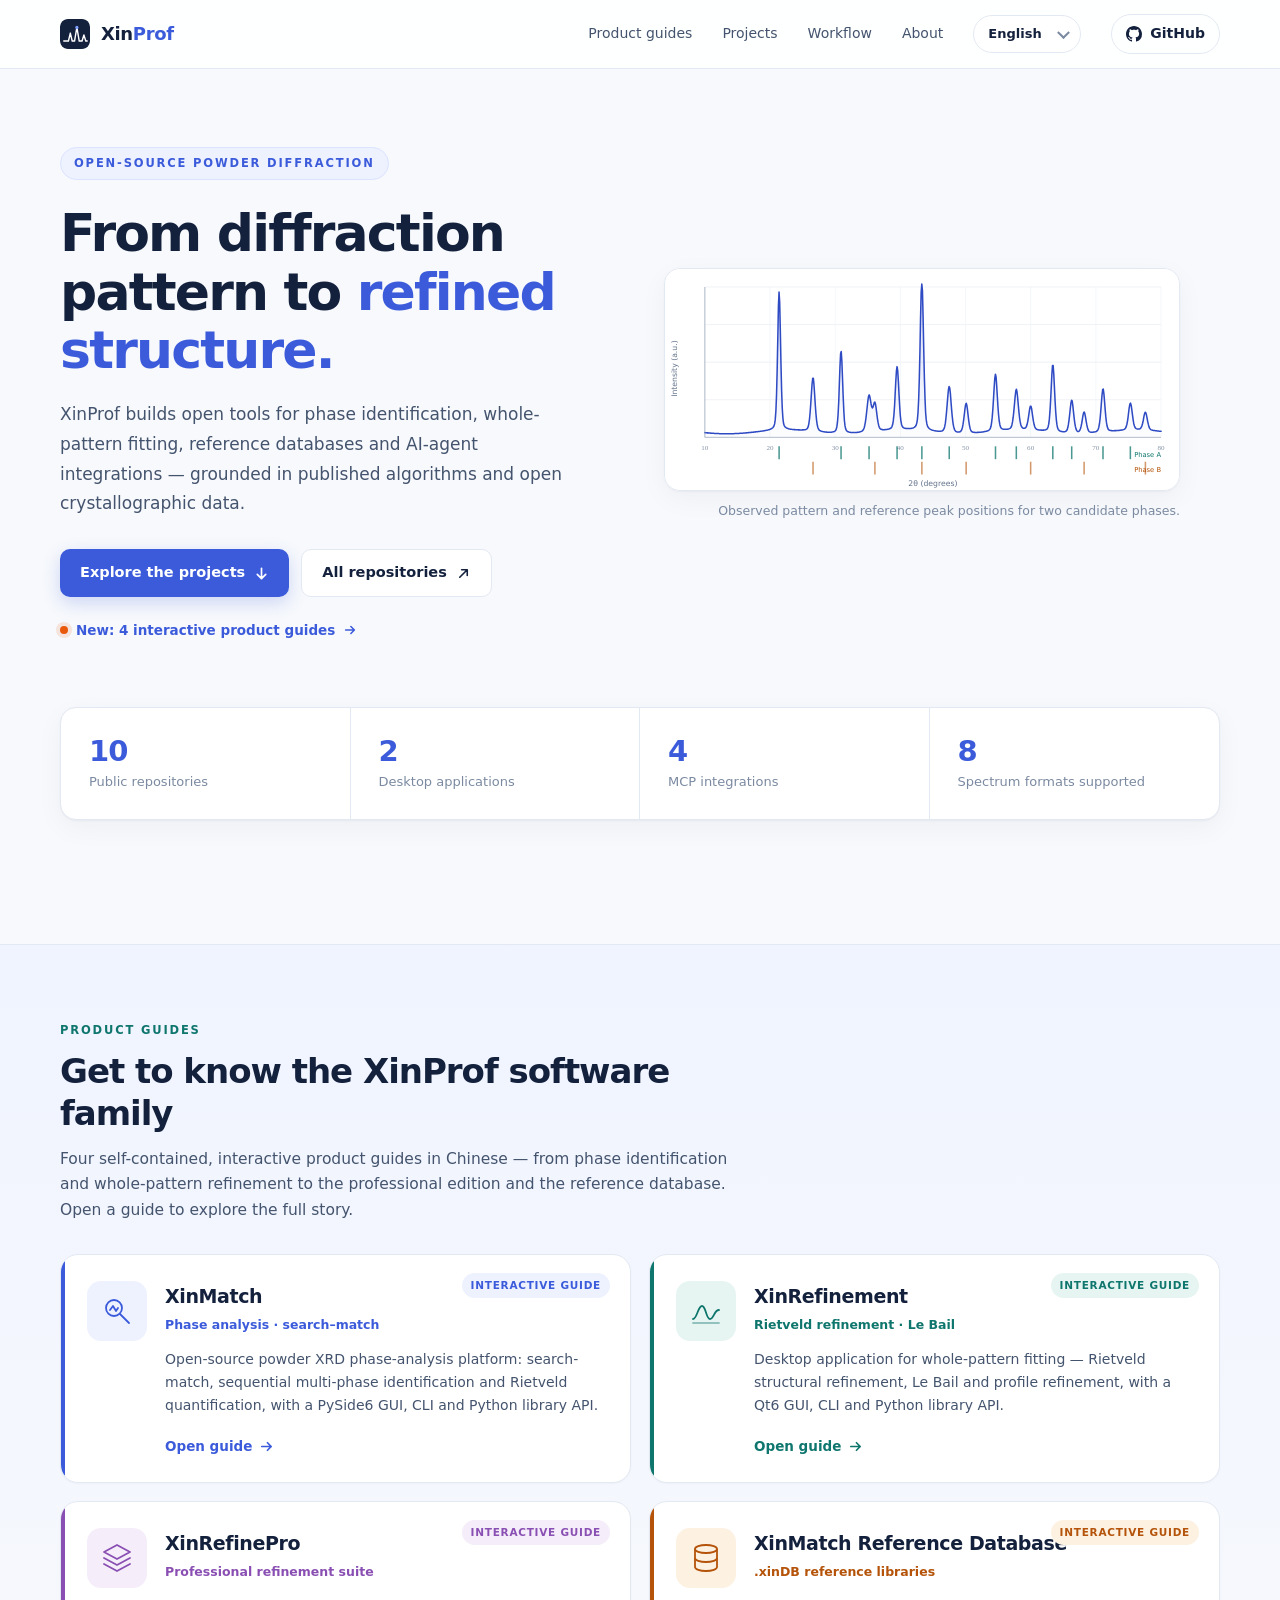
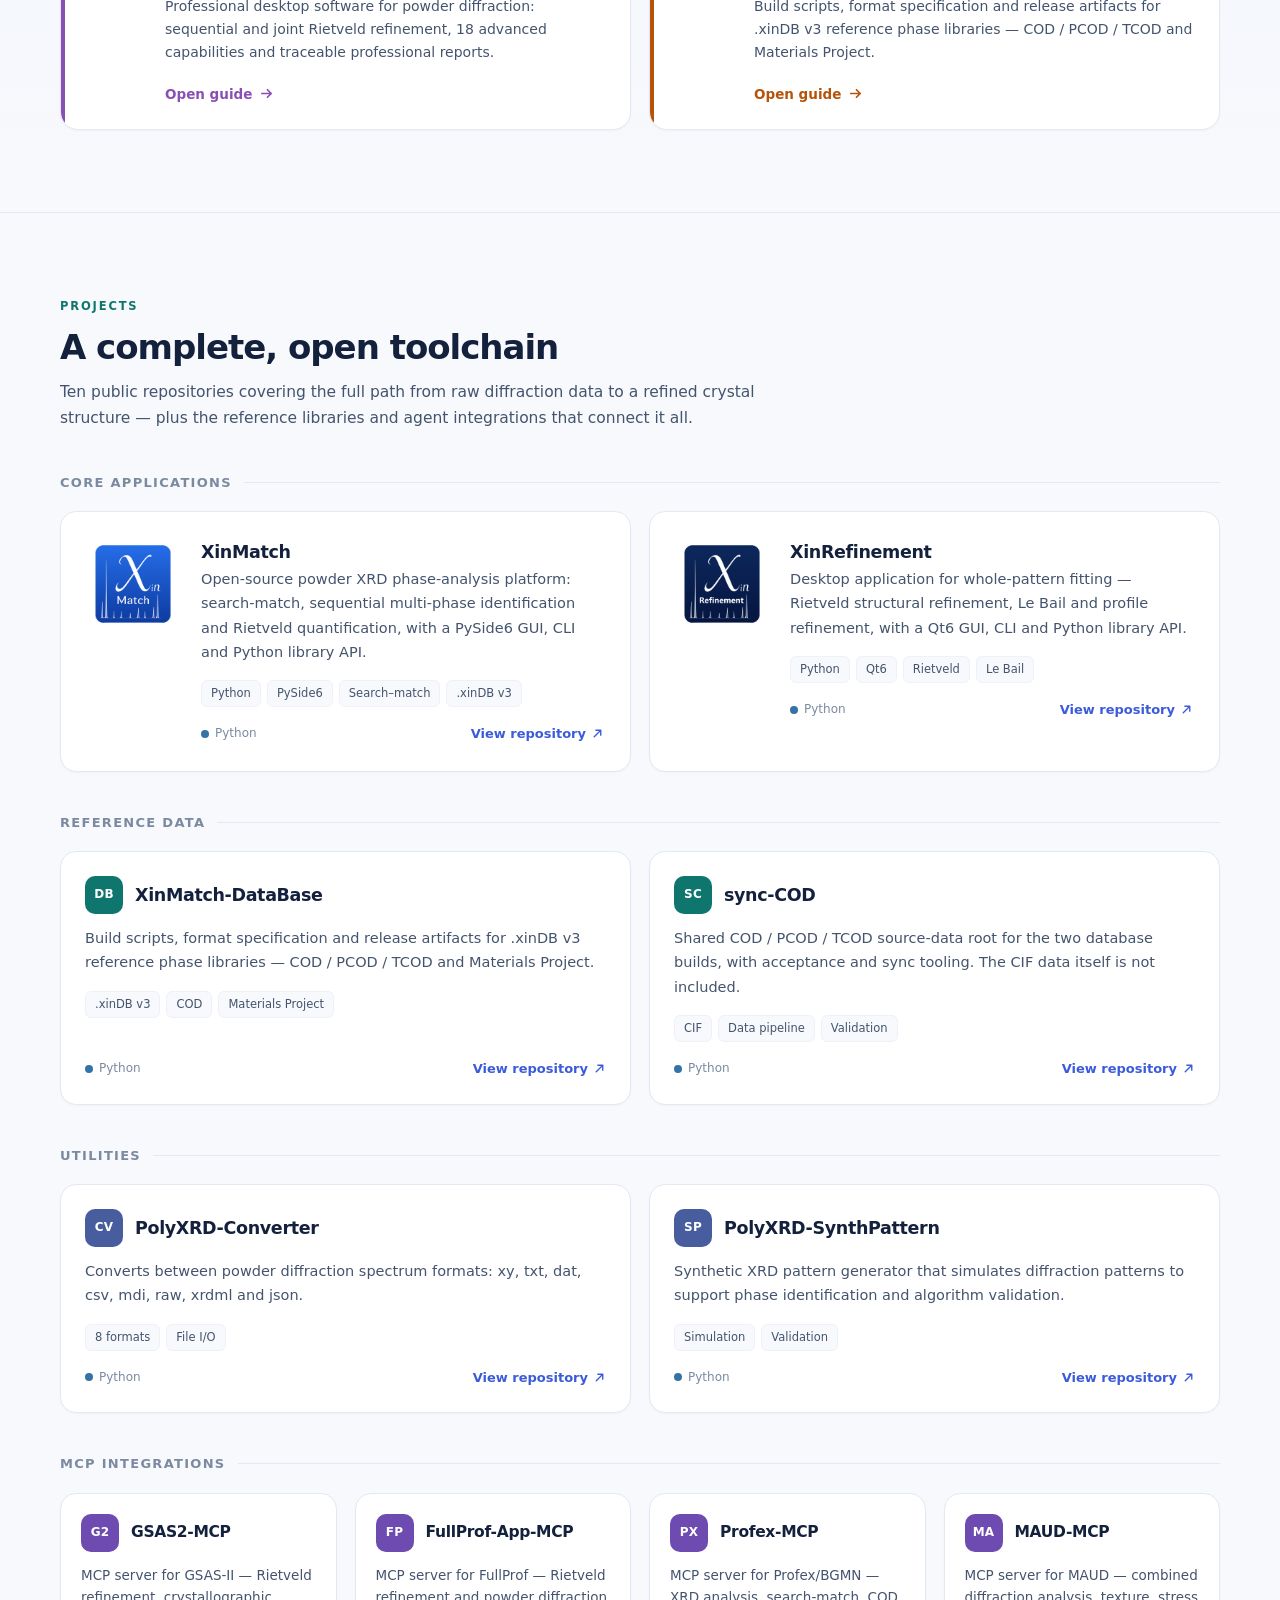
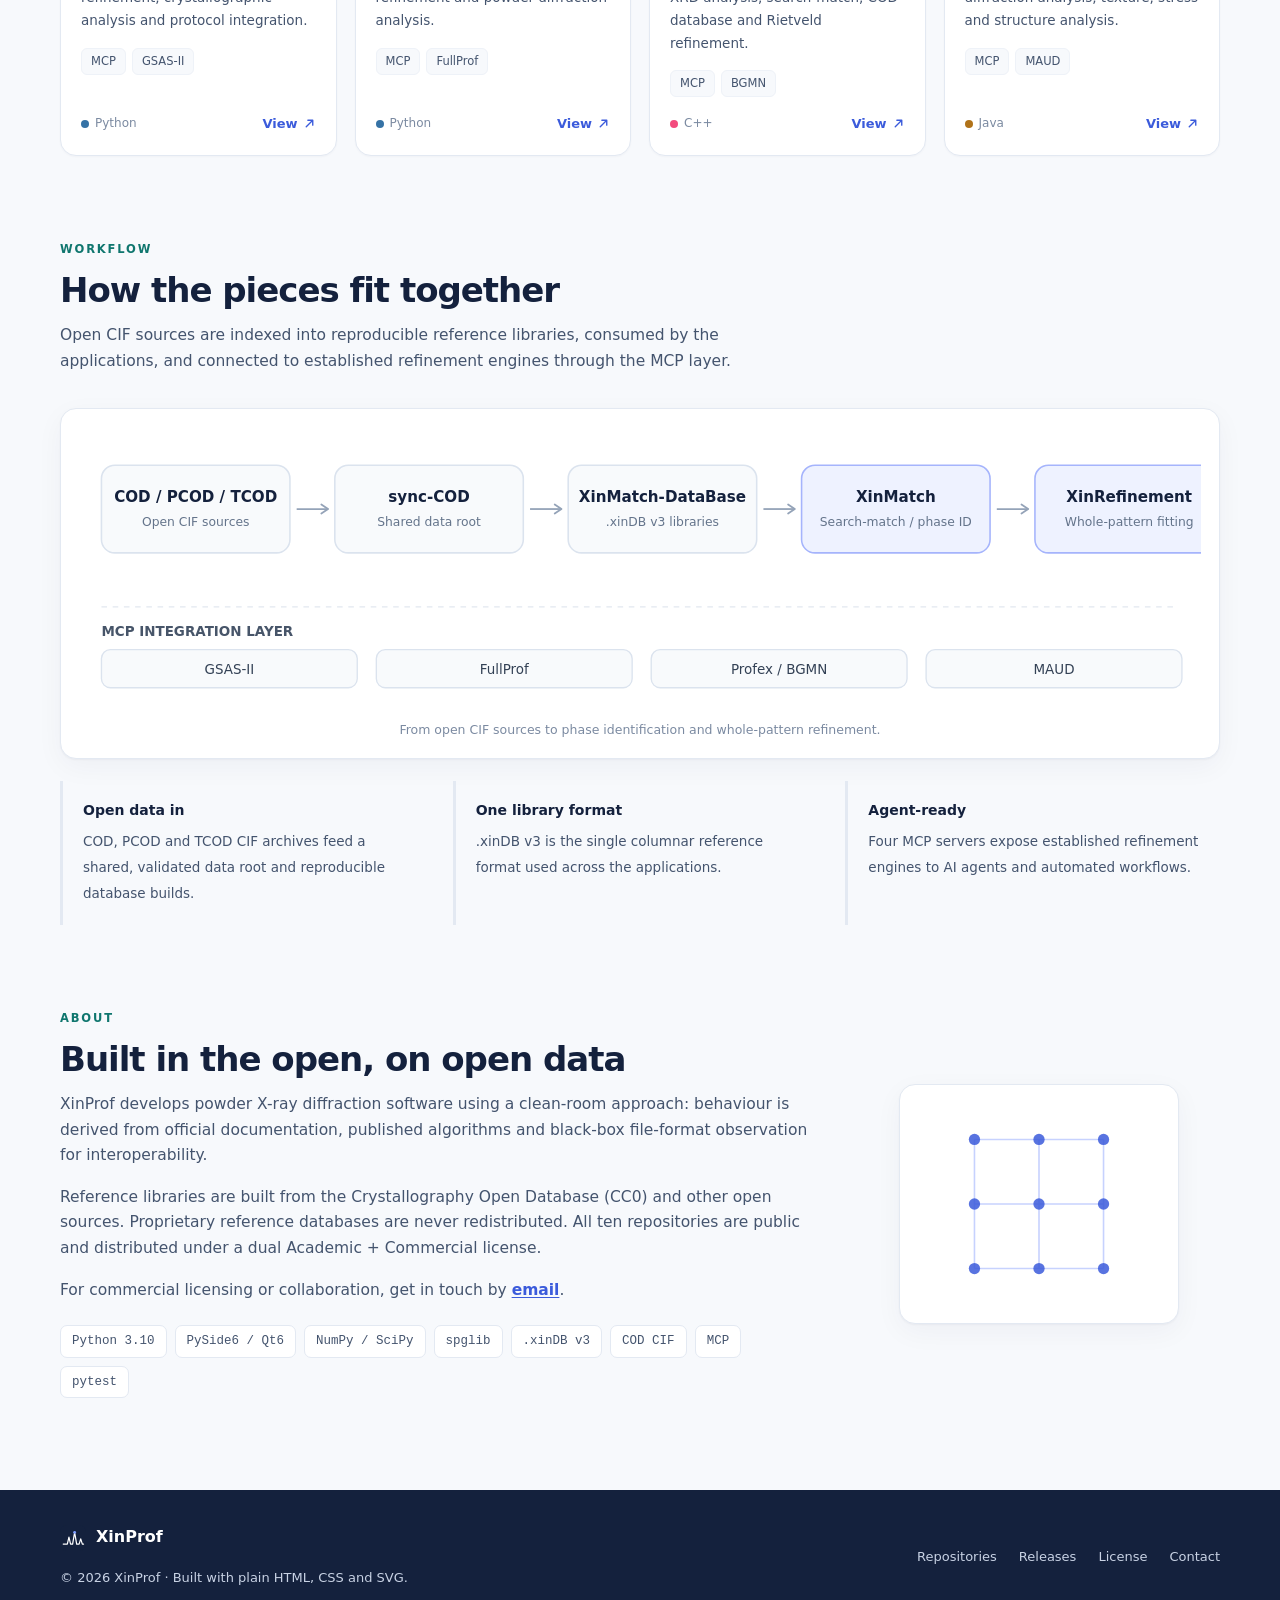
<file: index.html>
<!DOCTYPE html>
<html lang="en">
<head>
  <meta charset="utf-8">
  <meta name="viewport" content="width=device-width, initial-scale=1">
  <title>XinProf — Open-source powder XRD software</title>
  <meta id="meta-desc" name="description" content="XinProf builds open tools for powder X-ray diffraction: phase identification, whole-pattern Rietveld refinement, .xinDB reference libraries, and MCP integrations for established refinement engines.">
  <meta name="theme-color" content="#14213d">
  <meta property="og:type" content="website">
  <meta id="meta-og-title" property="og:title" content="XinProf — Open-source powder XRD software">
  <meta id="meta-og-desc" property="og:description" content="From diffraction pattern to refined structure. Open tools for phase identification, whole-pattern fitting, reference databases and AI-agent integrations.">
  <meta property="og:url" content="https://xinprof.github.io/">
  <link rel="icon" type="image/svg+xml" href="assets/img/favicon.svg">
  <link rel="stylesheet" href="assets/css/style.css">
  <script>
    (function () {
      var valid = {en:1,zh:1,ja:1,de:1,fr:1,ar:1};
      var l = null;
      var p = new URLSearchParams(location.search).get("lang");
      var h = (location.hash || "").replace(/^#/, "");
      if (p && valid[p]) l = p;
      else if (h && valid[h]) l = h;
      else { try { l = localStorage.getItem("xinprof-lang"); } catch (e) {} }
      if (!l || !valid[l]) l = "en";
      document.documentElement.lang = l;
      document.documentElement.dir = (l === "ar") ? "rtl" : "ltr";
    })();
  </script>
</head>
<body>

  <header class="site-nav">
    <div class="wrap nav-inner">
      <a class="brand" href="#top" aria-label="XinProf home">
        <img src="assets/img/favicon.svg" alt="" width="30" height="30">
        <span class="brand-word">Xin<span>Prof</span></span>
      </a>
      <nav class="nav-links" aria-label="Main navigation">
        <a class="nav-optional" href="#guides" data-i18n="nav_guides">Product guides</a>
        <a href="#projects" data-i18n="nav_projects">Projects</a>
        <a class="nav-optional" href="#workflow" data-i18n="nav_workflow">Workflow</a>
        <a class="nav-optional" href="#about" data-i18n="nav_about">About</a>
        <label class="lang-switch">
          <span id="lang-label" class="visually-hidden" data-i18n="lang_label">Select language</span>
          <select id="lang-select" aria-labelledby="lang-label">
            <option value="en">English</option>
            <option value="zh">中文</option>
            <option value="ja">日本語</option>
            <option value="de">Deutsch</option>
            <option value="fr">Français</option>
            <option value="ar">العربية</option>
          </select>
        </label>
        <a class="nav-github" href="https://github.com/XinProf" target="_blank" rel="noopener noreferrer">
          <svg viewBox="0 0 16 16" fill="currentColor" aria-hidden="true"><path d="M8 0C3.58 0 0 3.58 0 8c0 3.54 2.29 6.53 5.47 7.59.4.07.55-.17.55-.38 0-.19-.01-.82-.01-1.49-2 .37-2.53-.49-2.69-.94-.09-.23-.48-.94-.82-1.13-.28-.15-.68-.52-.01-.53.63-.01 1.08.58 1.23.82.72 1.21 1.87.87 2.33.66.07-.52.28-.87.51-1.07-1.78-.2-3.64-.89-3.64-3.95 0-.87.31-1.59.82-2.15-.08-.2-.36-1.02.08-2.12 0 0 .67-.21 2.2.82.64-.18 1.32-.27 2-.27.68 0 1.36.09 2 .27 1.53-1.04 2.2-.82 2.2-.82.44 1.1.16 1.92.08 2.12.51.56.82 1.27.82 2.15 0 3.07-1.87 3.75-3.65 3.95.29.25.54.73.54 1.48 0 1.07-.01 1.93-.01 2.2 0 .21.15.46.55.38A8.012 8.012 0 0 0 16 8c0-4.42-3.58-8-8-8z"/></svg>
          <span data-i18n="nav_github">GitHub</span>
        </a>
      </nav>
    </div>
  </header>

  <main id="top">

    <!-- Hero -->
    <section class="hero" style="padding-top:78px">
      <div class="wrap">
        <div class="hero-grid">
          <div>
            <span class="eyebrow" data-i18n="hero_eyebrow">Open-source powder diffraction</span>
            <h1 data-i18n="hero_title">From diffraction pattern to <span class="accent">refined structure.</span></h1>
            <p class="hero-lead" data-i18n="hero_lead">
              XinProf builds open tools for phase identification, whole-pattern fitting,
              reference databases and AI-agent integrations — grounded in published
              algorithms and open crystallographic data.
            </p>
            <div class="hero-actions">
              <a class="btn btn-primary" href="#projects">
                <span data-i18n="btn_explore">Explore the projects</span>
                <svg viewBox="0 0 16 16" fill="none" stroke="currentColor" stroke-width="1.8" aria-hidden="true"><path d="M8 2.5v11M3.5 9l4.5 4.5L12.5 9" stroke-linecap="round" stroke-linejoin="round"/></svg>
              </a>
              <a class="btn btn-ghost" href="https://github.com/XinProf?tab=repositories" target="_blank" rel="noopener noreferrer">
                <span data-i18n="btn_repos">All repositories</span>
                <svg viewBox="0 0 16 16" fill="none" stroke="currentColor" stroke-width="1.7" aria-hidden="true"><path d="M4 12L12 4M6 4h6v6" stroke-linecap="round" stroke-linejoin="round"/></svg>
              </a>
            </div>
            <a class="hero-guide-link" href="#guides">
              <span class="guide-pulse" aria-hidden="true"></span>
              <span data-i18n="hero_guides">New: 4 interactive product guides</span>
              <svg viewBox="0 0 16 16" fill="none" stroke="currentColor" stroke-width="1.8" aria-hidden="true"><path d="M3 8h10M9 4l4 4-4 4" stroke-linecap="round" stroke-linejoin="round"/></svg>
            </a>
          </div>
          <figure class="hero-art">
            <img src="assets/img/diffraction.svg" width="800" height="344" data-i18n-alt="img_hero_alt"
                 alt="Powder X-ray diffraction pattern with two sets of reference peak positions">
            <figcaption data-i18n="hero_caption">Observed pattern and reference peak positions for two candidate phases.</figcaption>
          </figure>
        </div>

        <div class="stats" aria-label="Project statistics">
          <div class="stat"><div class="stat-num">10</div><div class="stat-label" data-i18n="stat_repos">Public repositories</div></div>
          <div class="stat"><div class="stat-num">2</div><div class="stat-label" data-i18n="stat_apps">Desktop applications</div></div>
          <div class="stat"><div class="stat-num">4</div><div class="stat-label" data-i18n="stat_mcp">MCP integrations</div></div>
          <div class="stat"><div class="stat-num">8</div><div class="stat-label" data-i18n="stat_formats">Spectrum formats supported</div></div>
        </div>
      </div>
    </section>

    <!-- Product guides -->
    <section id="guides" class="guides-section">
      <div class="wrap">
        <div class="section-head guides-head">
          <div class="section-kicker" data-i18n="guides_kicker">Product guides</div>
          <h2 data-i18n="guides_title">Get to know the XinProf software family</h2>
          <p data-i18n="guides_intro">Four self-contained, interactive guides covering phase analysis, whole-pattern refinement, the professional edition and the reference database. Open a guide to explore the full story.</p>
        </div>

        <div class="guide-grid">
          <a class="guide-card guide-match" href="XinMatch-Intro.html">
            <span class="guide-icon" aria-hidden="true">
              <svg viewBox="0 0 32 32" fill="none" stroke="currentColor" stroke-width="1.8"><circle cx="13" cy="13" r="8"/><path d="m9 15 3-4 3 5 2-3" stroke-linecap="round" stroke-linejoin="round"/><path d="m19 19 9 9" stroke-linecap="round"/></svg>
            </span>
            <span class="guide-badge" data-i18n="guide_badge">Interactive guide</span>
            <h3 class="guide-name">XinMatch</h3>
            <span class="guide-sub" data-i18n="guide_match_sub">Phase analysis · search–match</span>
            <p class="guide-desc" data-i18n="desc_xinmatch">Open-source powder XRD phase-analysis platform: search-match, sequential multi-phase identification and Rietveld quantification, with a PySide6 GUI, CLI and Python library API.</p>
            <span class="guide-cta"><span data-i18n="guide_open">Open guide</span><svg viewBox="0 0 16 16" fill="none" stroke="currentColor" stroke-width="1.8" aria-hidden="true"><path d="M3 8h10M9 4l4 4-4 4" stroke-linecap="round" stroke-linejoin="round"/></svg></span>
          </a>

          <a class="guide-card guide-refinement" href="XinRefinement-Intro.html">
            <span class="guide-icon" aria-hidden="true">
              <svg viewBox="0 0 32 32" fill="none" stroke="currentColor" stroke-width="1.8"><path d="M3 24c4 0 5-13 9-13s4 13 8 13 4-9 9-9" stroke-linecap="round" stroke-linejoin="round"/><path d="M3 28h26" stroke-linecap="round" opacity=".4"/></svg>
            </span>
            <span class="guide-badge" data-i18n="guide_badge">Interactive guide</span>
            <h3 class="guide-name">XinRefinement</h3>
            <span class="guide-sub" data-i18n="guide_refinement_sub">Rietveld refinement · Le Bail</span>
            <p class="guide-desc" data-i18n="desc_xinrefinement">Desktop application for whole-pattern fitting — Rietveld structural refinement, Le Bail and profile refinement, with a Qt6 GUI, CLI and Python library API.</p>
            <span class="guide-cta"><span data-i18n="guide_open">Open guide</span><svg viewBox="0 0 16 16" fill="none" stroke="currentColor" stroke-width="1.8" aria-hidden="true"><path d="M3 8h10M9 4l4 4-4 4" stroke-linecap="round" stroke-linejoin="round"/></svg></span>
          </a>

          <a class="guide-card guide-pro" href="XinRefinePro-Intro.html">
            <span class="guide-icon" aria-hidden="true">
              <svg viewBox="0 0 32 32" fill="none" stroke="currentColor" stroke-width="1.8"><path d="M16 3 29 10 16 17 3 10z" stroke-linejoin="round"/><path d="m3 16 13 7 13-7" stroke-linecap="round" stroke-linejoin="round"/><path d="m3 22 13 7 13-7" stroke-linecap="round" stroke-linejoin="round"/></svg>
            </span>
            <span class="guide-badge" data-i18n="guide_badge">Interactive guide</span>
            <h3 class="guide-name">XinRefinePro</h3>
            <span class="guide-sub" data-i18n="guide_pro_sub">Professional refinement suite</span>
            <p class="guide-desc" data-i18n="desc_refinepro">Professional desktop software for powder diffraction: sequential and joint Rietveld refinement, 18 advanced capabilities and traceable professional reports.</p>
            <span class="guide-cta"><span data-i18n="guide_open">Open guide</span><svg viewBox="0 0 16 16" fill="none" stroke="currentColor" stroke-width="1.8" aria-hidden="true"><path d="M3 8h10M9 4l4 4-4 4" stroke-linecap="round" stroke-linejoin="round"/></svg></span>
          </a>

          <a class="guide-card guide-database" href="XinDataBase-Intro.html">
            <span class="guide-icon" aria-hidden="true">
              <svg viewBox="0 0 32 32" fill="none" stroke="currentColor" stroke-width="1.8"><ellipse cx="16" cy="7" rx="11" ry="4"/><path d="M5 7v18c0 2.2 4.9 4 11 4s11-1.8 11-4V7"/><path d="M5 16c0 2.2 4.9 4 11 4s11-1.8 11-4"/></svg>
            </span>
            <span class="guide-badge" data-i18n="guide_badge">Interactive guide</span>
            <h3 class="guide-name">XinMatch Reference Database</h3>
            <span class="guide-sub" data-i18n="guide_database_sub">.xinDB reference libraries</span>
            <p class="guide-desc" data-i18n="desc_database">Build scripts, format specification and release artifacts for .xinDB v3 reference phase libraries — COD / PCOD / TCOD and Materials Project.</p>
            <span class="guide-cta"><span data-i18n="guide_open">Open guide</span><svg viewBox="0 0 16 16" fill="none" stroke="currentColor" stroke-width="1.8" aria-hidden="true"><path d="M3 8h10M9 4l4 4-4 4" stroke-linecap="round" stroke-linejoin="round"/></svg></span>
          </a>
        </div>
      </div>
    </section>

    <!-- Projects -->
    <section id="projects">
      <div class="wrap">
        <div class="section-head">
          <div class="section-kicker" data-i18n="projects_kicker">Projects</div>
          <h2 data-i18n="projects_title">A complete, open toolchain</h2>
          <p data-i18n="projects_intro">Ten public repositories covering the full path from raw diffraction data to a refined crystal structure — plus the reference libraries and agent integrations that connect it all.</p>
        </div>

        <h3 class="group-title" data-i18n="group_core">Core applications</h3>
        <div class="cards cards-2">
          <article class="card card-feature">
            <img src="assets/img/logo-xinmatch.png" width="92" height="92" alt="XinMatch logo">
            <div class="card-body">
              <h3>XinMatch</h3>
              <p data-i18n="desc_xinmatch">Open-source powder XRD phase-analysis platform: search-match, sequential multi-phase identification and Rietveld quantification, with a PySide6 GUI, CLI and Python library API.</p>
              <div class="tags"><span class="tag">Python</span><span class="tag">PySide6</span><span class="tag" data-i18n="tag_searchmatch">Search–match</span><span class="tag">.xinDB v3</span></div>
              <div class="card-foot">
                <span class="lang"><span class="dot"></span>Python</span>
                <a class="repo-link" href="https://github.com/XinProf/XinMatch" target="_blank" rel="noopener noreferrer"><span data-i18n="repo_full">View repository</span> <svg viewBox="0 0 16 16" fill="none" stroke="currentColor" stroke-width="1.7" aria-hidden="true"><path d="M4 12L12 4M6 4h6v6" stroke-linecap="round" stroke-linejoin="round"/></svg></a>
              </div>
            </div>
          </article>

          <article class="card card-feature">
            <img src="assets/img/logo-xinrefinement.png" width="92" height="92" alt="XinRefinement logo">
            <div class="card-body">
              <h3>XinRefinement</h3>
              <p data-i18n="desc_xinrefinement">Desktop application for whole-pattern fitting — Rietveld structural refinement, Le Bail and profile refinement, with a Qt6 GUI, CLI and Python library API.</p>
              <div class="tags"><span class="tag">Python</span><span class="tag">Qt6</span><span class="tag">Rietveld</span><span class="tag">Le Bail</span></div>
              <div class="card-foot">
                <span class="lang"><span class="dot"></span>Python</span>
                <a class="repo-link" href="https://github.com/XinProf/XinRefinement" target="_blank" rel="noopener noreferrer"><span data-i18n="repo_full">View repository</span> <svg viewBox="0 0 16 16" fill="none" stroke="currentColor" stroke-width="1.7" aria-hidden="true"><path d="M4 12L12 4M6 4h6v6" stroke-linecap="round" stroke-linejoin="round"/></svg></a>
              </div>
            </div>
          </article>
        </div>

        <h3 class="group-title" data-i18n="group_data">Reference data</h3>
        <div class="cards cards-2">
          <article class="card">
            <div class="card-top"><span class="monogram mono-data">DB</span><h3>XinMatch-DataBase</h3></div>
            <p data-i18n="desc_database">Build scripts, format specification and release artifacts for <code>.xinDB</code> v3 reference phase libraries — COD / PCOD / TCOD and Materials Project.</p>
            <div class="tags"><span class="tag">.xinDB v3</span><span class="tag">COD</span><span class="tag">Materials Project</span></div>
            <div class="card-foot">
              <span class="lang"><span class="dot"></span>Python</span>
              <a class="repo-link" href="https://github.com/XinProf/XinMatch-DataBase" target="_blank" rel="noopener noreferrer"><span data-i18n="repo_full">View repository</span> <svg viewBox="0 0 16 16" fill="none" stroke="currentColor" stroke-width="1.7" aria-hidden="true"><path d="M4 12L12 4M6 4h6v6" stroke-linecap="round" stroke-linejoin="round"/></svg></a>
            </div>
          </article>

          <article class="card">
            <div class="card-top"><span class="monogram mono-data">SC</span><h3>sync-COD</h3></div>
            <p data-i18n="desc_synccod">Shared COD / PCOD / TCOD source-data root for the two database builds, with acceptance and sync tooling. The CIF data itself is not included.</p>
            <div class="tags"><span class="tag">CIF</span><span class="tag" data-i18n="tag_datapipeline">Data pipeline</span><span class="tag" data-i18n="tag_validation">Validation</span></div>
            <div class="card-foot">
              <span class="lang"><span class="dot"></span>Python</span>
              <a class="repo-link" href="https://github.com/XinProf/sync-COD" target="_blank" rel="noopener noreferrer"><span data-i18n="repo_full">View repository</span> <svg viewBox="0 0 16 16" fill="none" stroke="currentColor" stroke-width="1.7" aria-hidden="true"><path d="M4 12L12 4M6 4h6v6" stroke-linecap="round" stroke-linejoin="round"/></svg></a>
            </div>
          </article>
        </div>

        <h3 class="group-title" data-i18n="group_utils">Utilities</h3>
        <div class="cards cards-2">
          <article class="card">
            <div class="card-top"><span class="monogram mono-util">CV</span><h3>PolyXRD-Converter</h3></div>
            <p data-i18n="desc_converter">Converts between powder diffraction spectrum formats: xy, txt, dat, csv, mdi, raw, xrdml and json.</p>
            <div class="tags"><span class="tag" data-i18n="tag_8formats">8 formats</span><span class="tag">File I/O</span></div>
            <div class="card-foot">
              <span class="lang"><span class="dot"></span>Python</span>
              <a class="repo-link" href="https://github.com/XinProf/PolyXRD-Converter" target="_blank" rel="noopener noreferrer"><span data-i18n="repo_full">View repository</span> <svg viewBox="0 0 16 16" fill="none" stroke="currentColor" stroke-width="1.7" aria-hidden="true"><path d="M4 12L12 4M6 4h6v6" stroke-linecap="round" stroke-linejoin="round"/></svg></a>
            </div>
          </article>

          <article class="card">
            <div class="card-top"><span class="monogram mono-util">SP</span><h3>PolyXRD-SynthPattern</h3></div>
            <p data-i18n="desc_synth">Synthetic XRD pattern generator that simulates diffraction patterns to support phase identification and algorithm validation.</p>
            <div class="tags"><span class="tag" data-i18n="tag_simulation">Simulation</span><span class="tag" data-i18n="tag_validation">Validation</span></div>
            <div class="card-foot">
              <span class="lang"><span class="dot"></span>Python</span>
              <a class="repo-link" href="https://github.com/XinProf/PolyXRD-SynthPattern" target="_blank" rel="noopener noreferrer"><span data-i18n="repo_full">View repository</span> <svg viewBox="0 0 16 16" fill="none" stroke="currentColor" stroke-width="1.7" aria-hidden="true"><path d="M4 12L12 4M6 4h6v6" stroke-linecap="round" stroke-linejoin="round"/></svg></a>
            </div>
          </article>
        </div>

        <h3 class="group-title" data-i18n="group_mcp">MCP integrations</h3>
        <div class="cards cards-4">
          <article class="card">
            <div class="card-top"><span class="monogram mono-mcp">G2</span><h3>GSAS2-MCP</h3></div>
            <p data-i18n="desc_gsas">MCP server for GSAS-II — Rietveld refinement, crystallographic analysis and protocol integration.</p>
            <div class="tags"><span class="tag">MCP</span><span class="tag">GSAS-II</span></div>
            <div class="card-foot">
              <span class="lang"><span class="dot"></span>Python</span>
              <a class="repo-link" href="https://github.com/XinProf/GSAS2-MCP" target="_blank" rel="noopener noreferrer"><span data-i18n="repo_short">View</span> <svg viewBox="0 0 16 16" fill="none" stroke="currentColor" stroke-width="1.7" aria-hidden="true"><path d="M4 12L12 4M6 4h6v6" stroke-linecap="round" stroke-linejoin="round"/></svg></a>
            </div>
          </article>

          <article class="card">
            <div class="card-top"><span class="monogram mono-mcp">FP</span><h3>FullProf-App-MCP</h3></div>
            <p data-i18n="desc_fullprof">MCP server for FullProf — Rietveld refinement and powder diffraction analysis.</p>
            <div class="tags"><span class="tag">MCP</span><span class="tag">FullProf</span></div>
            <div class="card-foot">
              <span class="lang"><span class="dot"></span>Python</span>
              <a class="repo-link" href="https://github.com/XinProf/FullProf-App-MCP" target="_blank" rel="noopener noreferrer"><span data-i18n="repo_short">View</span> <svg viewBox="0 0 16 16" fill="none" stroke="currentColor" stroke-width="1.7" aria-hidden="true"><path d="M4 12L12 4M6 4h6v6" stroke-linecap="round" stroke-linejoin="round"/></svg></a>
            </div>
          </article>

          <article class="card">
            <div class="card-top"><span class="monogram mono-mcp">PX</span><h3>Profex-MCP</h3></div>
            <p data-i18n="desc_profex">MCP server for Profex/BGMN — XRD analysis, search-match, COD database and Rietveld refinement.</p>
            <div class="tags"><span class="tag">MCP</span><span class="tag">BGMN</span></div>
            <div class="card-foot">
              <span class="lang"><span class="dot cpp"></span>C++</span>
              <a class="repo-link" href="https://github.com/XinProf/Profex-MCP" target="_blank" rel="noopener noreferrer"><span data-i18n="repo_short">View</span> <svg viewBox="0 0 16 16" fill="none" stroke="currentColor" stroke-width="1.7" aria-hidden="true"><path d="M4 12L12 4M6 4h6v6" stroke-linecap="round" stroke-linejoin="round"/></svg></a>
            </div>
          </article>

          <article class="card">
            <div class="card-top"><span class="monogram mono-mcp">MA</span><h3>MAUD-MCP</h3></div>
            <p data-i18n="desc_maud">MCP server for MAUD — combined diffraction analysis, texture, stress and structure analysis.</p>
            <div class="tags"><span class="tag">MCP</span><span class="tag">MAUD</span></div>
            <div class="card-foot">
              <span class="lang"><span class="dot java"></span>Java</span>
              <a class="repo-link" href="https://github.com/XinProf/MAUD-MCP" target="_blank" rel="noopener noreferrer"><span data-i18n="repo_short">View</span> <svg viewBox="0 0 16 16" fill="none" stroke="currentColor" stroke-width="1.7" aria-hidden="true"><path d="M4 12L12 4M6 4h6v6" stroke-linecap="round" stroke-linejoin="round"/></svg></a>
            </div>
          </article>
        </div>
      </div>
    </section>

    <!-- Workflow -->
    <section id="workflow">
      <div class="wrap">
        <div class="section-head">
          <div class="section-kicker" data-i18n="workflow_kicker">Workflow</div>
          <h2 data-i18n="workflow_title">How the pieces fit together</h2>
          <p data-i18n="workflow_intro">Open CIF sources are indexed into reproducible reference libraries, consumed by the applications, and connected to established refinement engines through the MCP layer.</p>
        </div>
        <figure class="workflow-figure">
          <img src="assets/img/workflow.svg" width="1000" height="250" data-i18n-alt="img_workflow_alt"
               alt="Data flow from open CIF sources through database builds to phase identification and whole-pattern refinement, with an MCP integration layer">
          <figcaption data-i18n="workflow_caption">From open CIF sources to phase identification and whole-pattern refinement.</figcaption>
        </figure>
        <div class="notes">
          <div class="note"><strong data-i18n="note1_title">Open data in</strong><span data-i18n="note1_text">COD, PCOD and TCOD CIF archives feed a shared, validated data root and reproducible database builds.</span></div>
          <div class="note"><strong data-i18n="note2_title">One library format</strong><span data-i18n="note2_text">.xinDB v3 is the single columnar reference format used across the applications.</span></div>
          <div class="note"><strong data-i18n="note3_title">Agent-ready</strong><span data-i18n="note3_text">Four MCP servers expose established refinement engines to AI agents and automated workflows.</span></div>
        </div>
      </div>
    </section>

    <!-- About -->
    <section id="about">
      <div class="wrap about-grid">
        <div class="about-copy">
          <div class="section-kicker" data-i18n="about_kicker">About</div>
          <h2 data-i18n="about_title">Built in the open, on open data</h2>
          <p data-i18n="about_p1">XinProf develops powder X-ray diffraction software using a clean-room approach: behaviour is derived from official documentation, published algorithms and black-box file-format observation for interoperability.</p>
          <p data-i18n="about_p2">Reference libraries are built from the Crystallography Open Database (CC0) and other open sources. Proprietary reference databases are never redistributed. All ten repositories are public and distributed under a dual Academic + Commercial license.</p>
          <p data-i18n="about_p3">For commercial licensing or collaboration, get in touch by <a class="mail-link" href="mailto:sshztx@outlook.com">email</a>.</p>
          <div class="stack" aria-label="Technology stack">
            <span>Python 3.10</span><span>PySide6 / Qt6</span><span>NumPy / SciPy</span><span>spglib</span>
            <span>.xinDB v3</span><span>COD CIF</span><span>MCP</span><span>pytest</span>
          </div>
        </div>
        <div class="about-art">
          <img src="assets/img/lattice.svg" width="300" height="240" data-i18n-alt="img_lattice_alt" alt="Crystal lattice diagram">
        </div>
      </div>
    </section>

  </main>

  <footer class="site-footer">
    <div class="wrap footer-inner">
      <div>
        <div class="footer-brand"><img src="assets/img/favicon.svg" alt="" width="26" height="26"> XinProf</div>
        <p style="margin-top:8px" data-i18n="footer_text">© 2026 XinProf · Built with plain HTML, CSS and SVG.</p>
      </div>
      <nav class="footer-links" aria-label="Footer links">
        <a href="https://github.com/XinProf?tab=repositories" target="_blank" rel="noopener noreferrer" data-i18n="footer_repos">Repositories</a>
        <a href="https://github.com/XinProf/XinMatch/releases" target="_blank" rel="noopener noreferrer" data-i18n="footer_releases">Releases</a>
        <a href="https://github.com/XinProf/XinMatch/blob/master/LICENSE" target="_blank" rel="noopener noreferrer" data-i18n="footer_license">License</a>
        <a href="mailto:sshztx@outlook.com" data-i18n="footer_contact">Contact</a>
      </nav>
    </div>
  </footer>

  <script src="assets/js/i18n.js"></script>
</body>
</html>
</file>
<file: assets/css/style.css>
/* XinProf — GitHub Pages site
   No external dependencies: system fonts, inline SVG artwork, plain CSS. */

:root {
  --bg: #f7f9fc;
  --surface: #ffffff;
  --ink: #14213d;
  --ink-2: #44546e;
  --ink-3: #7b8aa1;
  --line: #e3e9f2;
  --line-soft: #eef2f8;
  --accent: #3b5bdb;
  --accent-dark: #2f4bc4;
  --accent-soft: #eef2ff;
  --teal: #0f766e;
  --radius: 16px;
  --shadow: 0 1px 2px rgba(20, 33, 61, .04), 0 8px 28px rgba(20, 33, 61, .045);
  --max: 1160px;
  --font: ui-sans-serif, system-ui, -apple-system, "Segoe UI", Roboto, "Helvetica Neue", Arial,
    "Hiragino Sans", "Yu Gothic", "Noto Sans JP", "Microsoft YaHei", "PingFang SC", "Noto Sans SC",
    "Noto Sans Arabic", "Segoe UI", sans-serif;
}

* { box-sizing: border-box; }
html { scroll-behavior: smooth; }
body {
  margin: 0;
  background: var(--bg);
  color: var(--ink);
  font-family: var(--font);
  font-size: 16px;
  line-height: 1.65;
  -webkit-font-smoothing: antialiased;
  text-rendering: optimizeLegibility;
}
img, svg { display: block; max-width: 100%; }
a { color: inherit; text-decoration: none; }
a:focus-visible, button:focus-visible {
  outline: 3px solid rgba(59, 91, 219, .45);
  outline-offset: 3px;
  border-radius: 6px;
}
.wrap { width: min(var(--max), calc(100% - 48px)); margin-inline: auto; }

/* ------------------------------ navigation ------------------------------ */
.site-nav {
  position: sticky; top: 0; z-index: 20;
  background: rgba(255, 255, 255, .88);
  backdrop-filter: saturate(160%) blur(12px);
  border-bottom: 1px solid var(--line);
}
.nav-inner { display: flex; align-items: center; justify-content: space-between; height: 68px; }
.brand { display: inline-flex; align-items: center; gap: 11px; font-weight: 700; letter-spacing: -.02em; font-size: 18px; }
.brand img { width: 30px; height: 30px; border-radius: 8px; }
.brand-word > span { color: var(--accent); }
.nav-links { display: flex; align-items: center; gap: 30px; font-size: 14px; color: var(--ink-2); }
.nav-links a { transition: color .18s ease; }
.nav-links a:hover { color: var(--accent); }
.nav-github {
  display: inline-flex; align-items: center; gap: 8px;
  padding: 7px 14px; border: 1px solid var(--line); border-radius: 999px;
  font-weight: 600; color: var(--ink) !important; transition: border-color .18s ease, background .18s ease;
}
.nav-github:hover { border-color: var(--accent); background: var(--accent-soft); }
.nav-github svg { width: 16px; height: 16px; }

/* -------------------------------- hero --------------------------------- */
.hero { padding: 78px 0 40px; }
.hero-grid { display: grid; grid-template-columns: minmax(0, .92fr) minmax(0, 1.08fr); gap: 56px; align-items: center; }
.eyebrow {
  display: inline-block; font-size: 11.5px; font-weight: 700; letter-spacing: .16em;
  text-transform: uppercase; color: var(--accent);
  background: var(--accent-soft); border: 1px solid #dbe3ff;
  padding: 6px 13px; border-radius: 999px; margin-bottom: 24px;
}
h1 {
  margin: 0 0 20px; font-size: clamp(34px, 4.2vw, 52px); line-height: 1.13;
  letter-spacing: -.035em; font-weight: 750;
}
h1 .accent { color: var(--accent); }
.hero-lead { margin: 0 0 30px; font-size: 17px; line-height: 1.75; color: var(--ink-2); max-width: 48ch; }
.hero-actions { display: flex; flex-wrap: wrap; gap: 12px; }
.btn {
  display: inline-flex; align-items: center; gap: 9px;
  padding: 11px 20px; border-radius: 10px; font-size: 14.5px; font-weight: 650;
  transition: transform .18s ease, box-shadow .18s ease, background .18s ease, border-color .18s ease;
}
.btn-primary { background: var(--accent); color: #fff; box-shadow: 0 6px 18px rgba(59, 91, 219, .22); }
.btn-primary:hover { background: var(--accent-dark); transform: translateY(-2px); }
.btn-ghost { background: var(--surface); color: var(--ink); border: 1px solid var(--line); }
.btn-ghost:hover { border-color: var(--accent); color: var(--accent); transform: translateY(-2px); }
.btn svg { width: 15px; height: 15px; }
.hero-guide-link {
  display: inline-flex; align-items: center; gap: 8px; margin-top: 22px;
  font-size: 13.5px; font-weight: 650; color: var(--accent);
}
.hero-guide-link:hover { text-decoration: underline; }
.hero-guide-link svg { width: 14px; height: 14px; transition: transform .18s ease; }
.hero-guide-link:hover svg { transform: translateX(3px); }
.guide-pulse {
  width: 8px; height: 8px; border-radius: 50%; background: #e8590c;
  box-shadow: 0 0 0 4px rgba(232, 89, 12, .13);
}
.hero-art { position: relative; }
.hero-art img { width: 100%; height: auto; border: 1px solid var(--line); border-radius: var(--radius); box-shadow: var(--shadow); }
.hero-art figcaption { margin-top: 10px; font-size: 12.5px; color: var(--ink-3); text-align: right; }

/* -------------------------------- stats -------------------------------- */
.stats {
  margin-top: 64px; display: grid; grid-template-columns: repeat(4, 1fr);
  background: var(--surface); border: 1px solid var(--line); border-radius: var(--radius);
  box-shadow: var(--shadow); overflow: hidden;
}
.stat { padding: 26px 28px; border-right: 1px solid var(--line); }
.stat:last-child { border-right: 0; }
.stat-num { font-size: 29px; font-weight: 750; letter-spacing: -.03em; color: var(--accent); line-height: 1.2; }
.stat-label { font-size: 13px; color: var(--ink-3); margin-top: 3px; }

/* ------------------------------- sections ------------------------------ */
section { padding: 84px 0 0; }
.section-head { margin-bottom: 34px; max-width: 700px; }
.section-kicker { font-size: 11.5px; font-weight: 700; letter-spacing: .16em; text-transform: uppercase; color: var(--teal); }
h2 { margin: 10px 0 12px; font-size: clamp(26px, 3vw, 34px); letter-spacing: -.03em; line-height: 1.25; font-weight: 730; }
.section-head p { margin: 0; color: var(--ink-2); font-size: 15.5px; }
.group-title {
  display: flex; align-items: center; gap: 12px;
  font-size: 13px; font-weight: 700; letter-spacing: .1em; text-transform: uppercase;
  color: var(--ink-3); margin: 40px 0 18px;
}
.group-title::after { content: ""; flex: 1; height: 1px; background: var(--line); }

/* ---------------------------- project cards ---------------------------- */
.cards { display: grid; gap: 18px; }
.cards-2 { grid-template-columns: repeat(2, minmax(0, 1fr)); }
.cards-4 { grid-template-columns: repeat(4, minmax(0, 1fr)); }
.card {
  background: var(--surface); border: 1px solid var(--line); border-radius: var(--radius);
  padding: 24px; box-shadow: 0 1px 2px rgba(20, 33, 61, .03);
  transition: transform .2s ease, border-color .2s ease, box-shadow .2s ease;
  display: flex; flex-direction: column;
}
.card:hover { transform: translateY(-3px); border-color: #c3cff5; box-shadow: var(--shadow); }
.card-feature { flex-direction: row; gap: 22px; padding: 26px; align-items: flex-start; }
.card-feature > img { width: 92px; height: 92px; border-radius: 14px; flex: none; }
.card-body { min-width: 0; flex: 1; }
.card-top { display: flex; align-items: center; gap: 12px; margin-bottom: 12px; }
.monogram {
  width: 38px; height: 38px; flex: none; border-radius: 10px;
  display: grid; place-items: center; font-size: 12px; font-weight: 750; letter-spacing: .02em;
  color: #fff; background: var(--accent);
}
.mono-data { background: #0f766e; }
.mono-util { background: #475d9e; }
.mono-mcp  { background: #6d4bb0; }
.card h3 { margin: 0; font-size: 17.5px; letter-spacing: -.02em; font-weight: 700; }
.card p { margin: 0 0 16px; color: var(--ink-2); font-size: 14.5px; line-height: 1.68; }
.tags { display: flex; flex-wrap: wrap; gap: 6px; margin-bottom: 16px; }
.tag {
  font-size: 11.5px; color: var(--ink-2); background: var(--bg);
  border: 1px solid var(--line-soft); padding: 3px 9px; border-radius: 6px; white-space: nowrap;
}
.card-foot { margin-top: auto; display: flex; align-items: center; justify-content: space-between; gap: 10px; }
.lang { display: inline-flex; align-items: center; gap: 6px; font-size: 12px; color: var(--ink-3); }
.dot { width: 8px; height: 8px; border-radius: 50%; background: #3572a5; }
.dot.java { background: #b07219; }
.dot.cpp { background: #f34b7d; }
.repo-link { font-size: 13px; font-weight: 650; color: var(--accent); display: inline-flex; align-items: center; gap: 5px; }
.repo-link:hover { text-decoration: underline; }
.repo-link svg { width: 13px; height: 13px; transition: transform .18s ease; }
.card:hover .repo-link svg { transform: translate(2px, -2px); }
.cards-4 .card { padding: 20px; }
.cards-4 .card h3 { font-size: 15.5px; }
.cards-4 .card p { font-size: 13.5px; }

/* --------------------------- product guides ---------------------------- */
.guides-section {
  margin-top: 84px; padding: 76px 0 82px;
  background: linear-gradient(180deg, #f0f4ff 0%, #f7f9fc 100%);
  border-top: 1px solid var(--line); border-bottom: 1px solid var(--line);
}
.guides-head { margin-bottom: 30px; }
.guide-grid { display: grid; grid-template-columns: repeat(2, minmax(0, 1fr)); gap: 18px; }
.guide-card {
  position: relative; overflow: hidden;
  display: grid; grid-template-columns: 60px minmax(0, 1fr); gap: 4px 18px;
  padding: 26px 26px 24px;
  background: var(--surface); border: 1px solid var(--line); border-radius: 18px;
  box-shadow: 0 1px 2px rgba(20, 33, 61, .03);
  transition: transform .2s ease, border-color .2s ease, box-shadow .2s ease;
}
.guide-card::before {
  content: ""; position: absolute; inset: 0 auto 0 0; width: 4px;
  background: var(--guide-color, var(--accent));
}
.guide-card:hover {
  transform: translateY(-4px); border-color: var(--guide-color);
  box-shadow: 0 16px 40px rgba(20, 33, 61, .12);
}
.guide-match      { --guide-color: #3b5bdb; --guide-soft: #eef2ff; }
.guide-refinement { --guide-color: #0f766e; --guide-soft: #e7f5f2; }
.guide-pro        { --guide-color: #8a4fb3; --guide-soft: #f5eefa; }
.guide-database   { --guide-color: #b45309; --guide-soft: #fdf1e2; }
.guide-icon {
  grid-row: span 4; width: 60px; height: 60px; border-radius: 14px;
  display: grid; place-items: center; color: var(--guide-color); background: var(--guide-soft);
}
.guide-icon svg { width: 32px; height: 32px; }
.guide-badge {
  position: absolute; top: 18px; right: 20px;
  font-size: 10.5px; font-weight: 750; letter-spacing: .07em; text-transform: uppercase;
  color: var(--guide-color); background: var(--guide-soft);
  padding: 4px 9px; border-radius: 999px;
}
.guide-name { margin: 2px 120px 0 0; font-size: 19px; font-weight: 730; letter-spacing: -.02em; line-height: 1.4; }
.guide-sub { font-size: 12.5px; font-weight: 650; color: var(--guide-color); margin-top: 2px; }
.guide-desc { margin: 8px 0 14px; font-size: 14px; line-height: 1.66; color: var(--ink-2); }
.guide-cta {
  display: inline-flex; align-items: center; gap: 7px;
  font-size: 13.5px; font-weight: 720; color: var(--guide-color);
}
.guide-cta svg { width: 15px; height: 15px; transition: transform .18s ease; }
.guide-card:hover .guide-cta svg { transform: translateX(4px); }

/* ------------------------------ workflow ------------------------------- */
.workflow-figure {
  margin: 0; background: var(--surface); border: 1px solid var(--line);
  border-radius: var(--radius); padding: 18px; box-shadow: var(--shadow);
}
.workflow-figure img { width: 100%; height: auto; }
.workflow-figure figcaption { margin-top: 12px; font-size: 12.5px; color: var(--ink-3); text-align: center; }
.notes { display: grid; grid-template-columns: repeat(3, 1fr); gap: 18px; margin-top: 22px; }
.note { padding: 18px 20px; border-left: 3px solid var(--line); }
.note strong { display: block; font-size: 14px; margin-bottom: 5px; }
.note span { font-size: 13.5px; color: var(--ink-2); }

/* -------------------------------- about -------------------------------- */
.about-grid { display: grid; grid-template-columns: minmax(0, 1.35fr) minmax(0, .65fr); gap: 48px; align-items: center; }
.about-copy p { color: var(--ink-2); font-size: 15.5px; margin: 0 0 16px; }
.stack { display: flex; flex-wrap: wrap; gap: 8px; margin-top: 22px; }
.stack span {
  font-size: 12.5px; font-family: ui-monospace, SFMono-Regular, Consolas, monospace;
  color: var(--ink-2); background: var(--surface); border: 1px solid var(--line);
  padding: 5px 11px; border-radius: 7px;
}
.about-art { display: grid; place-items: center; }
.about-art img { width: min(100%, 280px); background: var(--surface); border: 1px solid var(--line); border-radius: var(--radius); padding: 18px; box-shadow: var(--shadow); }

/* ------------------------------- footer -------------------------------- */
.site-footer { margin-top: 92px; background: var(--ink); color: #c8d2e4; }
.footer-inner { display: flex; align-items: center; justify-content: space-between; gap: 20px; padding: 34px 0; flex-wrap: wrap; }
.footer-brand { display: inline-flex; align-items: center; gap: 10px; color: #fff; font-weight: 700; }
.footer-brand img { width: 26px; height: 26px; border-radius: 7px; }
.footer-inner p { margin: 0; font-size: 13px; }
.footer-links { display: flex; gap: 22px; font-size: 13px; }
.footer-links a:hover { color: #fff; text-decoration: underline; }

/* ----------------------------- responsive ------------------------------ */
@media (max-width: 960px) {
  .hero { padding-top: 54px; }
  .hero-grid { grid-template-columns: 1fr; gap: 38px; }
  .hero-lead { max-width: none; }
  .cards-4 { grid-template-columns: repeat(2, minmax(0, 1fr)); }
  .about-grid { grid-template-columns: 1fr; gap: 28px; }
  .about-art { order: -1; }
  .about-art img { width: min(100%, 220px); }
}
@media (max-width: 680px) {
  .wrap { width: min(var(--max), calc(100% - 32px)); }
  .nav-links { gap: 14px; }
  .nav-optional { display: none; }
  .stats { grid-template-columns: repeat(2, 1fr); }
  .stat { border-bottom: 1px solid var(--line); }
  .stat:nth-child(2) { border-right: 0; }
  .stat:nth-child(3), .stat:nth-child(4) { border-bottom: 0; }
  .cards-2, .cards-4 { grid-template-columns: 1fr; }
  .card-feature { flex-direction: column; gap: 16px; }
  .card-feature > img { width: 72px; height: 72px; }
  .notes { grid-template-columns: 1fr; }
  section { padding-top: 62px; }
  .guides-section { margin-top: 62px; padding: 56px 0 62px; }
  .guide-grid { grid-template-columns: 1fr; }
  .guide-card { padding: 48px 22px 22px; grid-template-columns: 52px minmax(0, 1fr); gap: 4px 14px; }
  .guide-icon { width: 52px; height: 52px; }
  .guide-icon svg { width: 28px; height: 28px; }
  .guide-name { margin-right: 0; font-size: 17px; }
  .guide-badge { top: 16px; right: 18px; }
  .footer-inner { flex-direction: column; align-items: flex-start; }
}
@media (prefers-reduced-motion: reduce) {
  html { scroll-behavior: auto; }
  *, *::before, *::after { transition-duration: .01ms !important; animation-duration: .01ms !important; }
}

/* ----------------------- language switcher + helpers ----------------------- */
.visually-hidden {
  position: absolute; width: 1px; height: 1px; padding: 0; margin: -1px;
  overflow: hidden; clip: rect(0 0 0 0); white-space: nowrap; border: 0;
}
.mail-link {
  color: var(--accent); font-weight: 600; text-decoration: underline;
  text-underline-offset: 2px; text-decoration-thickness: 1px;
}
.mail-link:hover { text-decoration-thickness: 2px; }

.lang-switch { position: relative; display: inline-flex; align-items: center; }
.lang-switch select {
  appearance: none; -webkit-appearance: none; -moz-appearance: none;
  font: inherit; font-size: 13px; font-weight: 600; color: var(--ink);
  background: var(--surface); border: 1px solid var(--line); border-radius: 999px;
  padding: 7px 30px 7px 14px; cursor: pointer;
  transition: border-color .18s ease, background .18s ease;
}
.lang-switch select:hover { border-color: var(--accent); background: var(--accent-soft); }
.lang-switch select:focus-visible {
  outline: 3px solid rgba(59, 91, 219, .45); outline-offset: 2px;
}
.lang-switch::after {
  content: ""; position: absolute; right: 13px; top: 50%;
  width: 7px; height: 7px;
  border-right: 2px solid var(--ink-3); border-bottom: 2px solid var(--ink-3);
  transform: translateY(-65%) rotate(45deg); pointer-events: none;
}
[dir="rtl"] .lang-switch::after { right: auto; left: 13px; }

/* ------------------------------ RTL support ------------------------------- */
[dir="rtl"] .note { border-left: 0; border-right: 3px solid var(--line); }
[dir="rtl"] .group-title::after { margin-right: 12px; }
[dir="rtl"] .card-foot { flex-direction: row-reverse; }
[dir="rtl"] .repo-link svg,
[dir="rtl"] .btn svg { transform: scaleX(-1); }
[dir="rtl"] .card:hover .repo-link svg { transform: scaleX(-1) translate(2px, -2px); }
[dir="rtl"] .footer-links { flex-direction: row-reverse; }
[dir="rtl"] .about-art img { transform: none; }
[dir="rtl"] .guide-card::before { inset: 0 0 0 auto; }
[dir="rtl"] .guide-badge { right: auto; left: 20px; }
[dir="rtl"] .guide-name { margin-right: 0; margin-left: 120px; }
[dir="rtl"] .guide-cta svg { transform: scaleX(-1); }
[dir="rtl"] .guide-card:hover .guide-cta svg { transform: scaleX(-1) translateX(4px); }
[dir="rtl"] .hero-guide-link svg { transform: scaleX(-1); }
</file>
